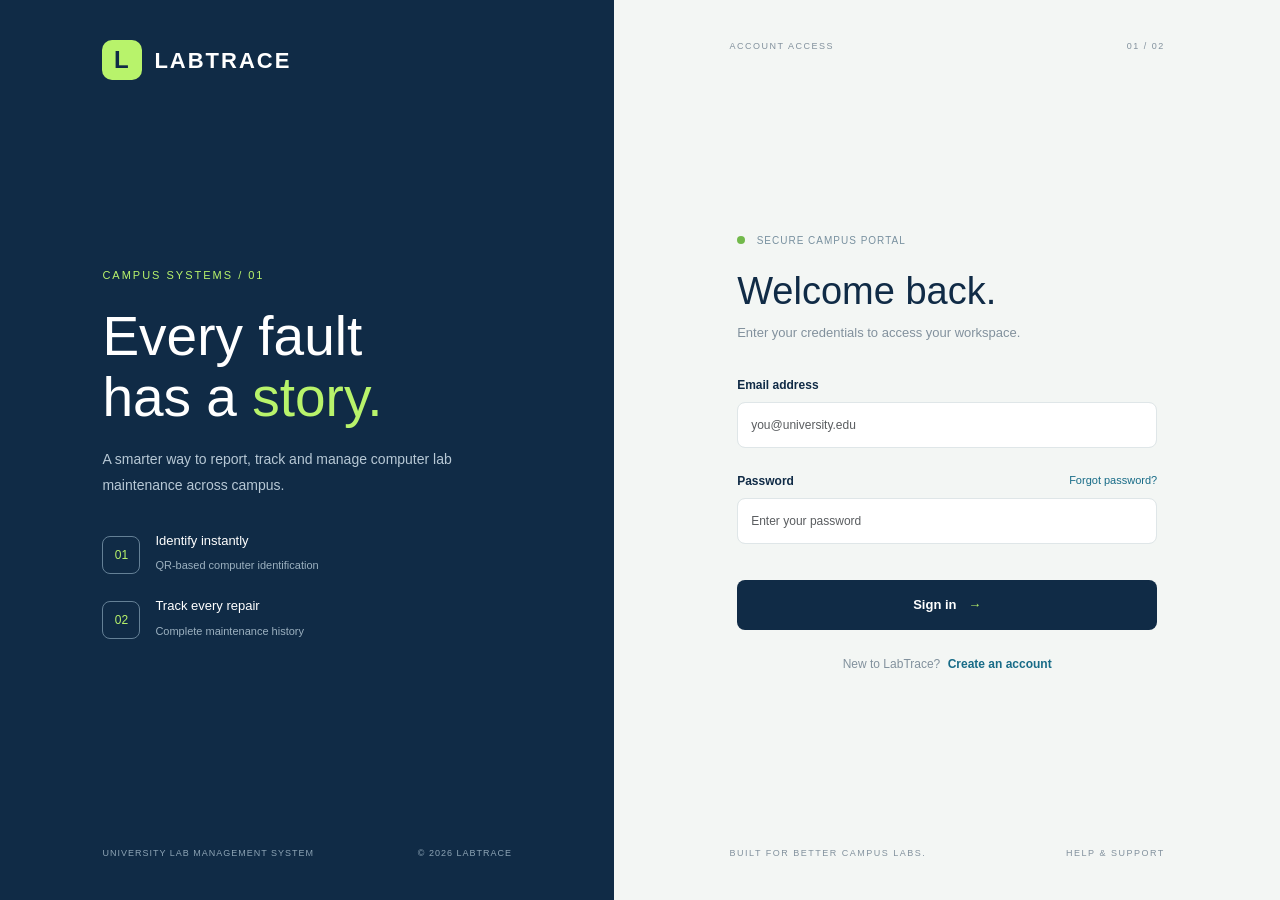
<file: wwwroot/index.html>
﻿
<!DOCTYPE html>
<html lang="en">
<head>
    <meta charset="UTF-8">
    <meta name="viewport" content="width=device-width, initial-scale=1.0">
    <title>LabTrace | Sign In</title>

    <!-- Bootstrap 5 -->
    <link href="https://cdn.jsdelivr.net/npm/bootstrap@5.3.3/dist/css/bootstrap.min.css" rel="stylesheet">

    <!-- Custom CSS -->
    <link rel="stylesheet" href="css/style.css">
</head>
<body>

    <main class="auth-container">

        <!-- Left Panel -->
        <section class="brand-panel">
            <div class="brand-logo">
                <span class="logo-icon">L</span>
                <span>LABTRACE</span>
            </div>

            <div class="brand-content">
                <span class="eyebrow">CAMPUS SYSTEMS / 01</span>

                <h1>Every fault<br>has a <span>story.</span></h1>

                <p>
                    A smarter way to report, track and manage
                    computer lab maintenance across campus.
                </p>

                <div class="feature-item">
                    <span>01</span>
                    <div>
                        <h6>Identify instantly</h6>
                        <small>QR-based computer identification</small>
                    </div>
                </div>

                <div class="feature-item">
                    <span>02</span>
                    <div>
                        <h6>Track every repair</h6>
                        <small>Complete maintenance history</small>
                    </div>
                </div>
            </div>

            <div class="brand-footer">
                UNIVERSITY LAB MANAGEMENT SYSTEM
                <span>© 2026 LABTRACE</span>
            </div>
        </section>

        <!-- Right Panel -->
        <section class="form-panel">

            <div class="form-top">
                <span>ACCOUNT ACCESS</span>
                <span>01 / 02</span>
            </div>

            <div class="login-form">

                <div class="welcome-text">
                    <div class="status-dot"></div>
                    <span>SECURE CAMPUS PORTAL</span>

                    <h2>Welcome back.</h2>
                    <p>Enter your credentials to access your workspace.</p>
                </div>

                <form>

                    <div class="mb-4">
                        <label for="email" class="form-label">Email address</label>
                        <input type="email" class="form-control"
                               id="email" placeholder="you@university.edu">
                    </div>

                    <div class="mb-3">
                        <div class="d-flex justify-content-between">
                            <label for="password" class="form-label">Password</label>
                            <a href="#" class="small-link">Forgot password?</a>
                        </div>

                        <input type="password" class="form-control"
                               id="password" placeholder="Enter your password">
                    </div>

                    <button type="button" class="btn login-btn w-100">
                        Sign in <span>→</span>
                    </button>

                </form>

                <div class="signup-prompt">
                    New to LabTrace?
                    <a href="signup.html">Create an account</a>
                </div>

            </div>

            <div class="form-bottom">
                <span>BUILT FOR BETTER CAMPUS LABS.</span>
                <span>HELP & SUPPORT</span>
            </div>

        </section>

    </main>

</body>
</html>
</file>
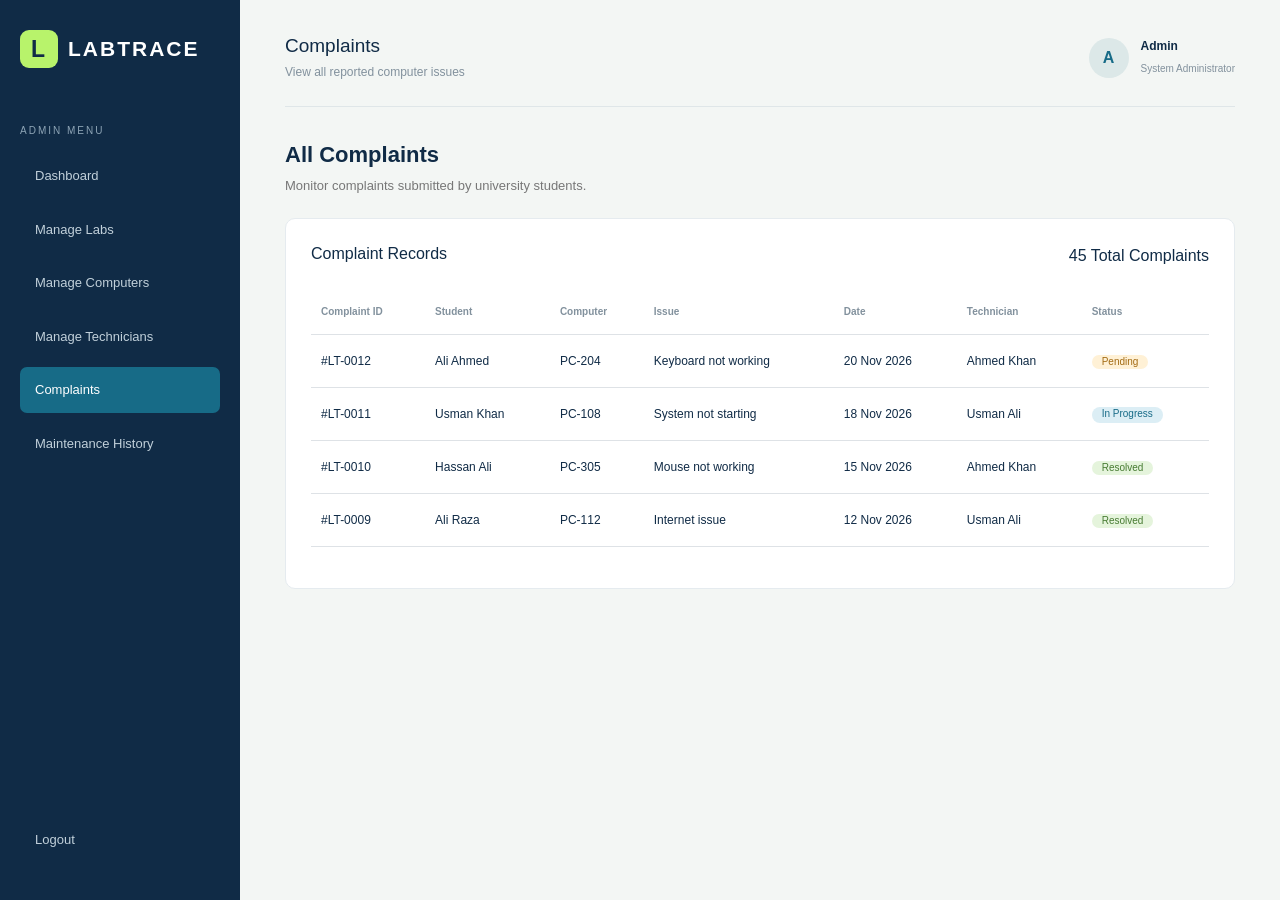
<file: wwwroot/admin-complaints.html>
﻿
<!DOCTYPE html>
<html lang="en">
<head>
    <meta charset="UTF-8">
    <meta name="viewport" content="width=device-width, initial-scale=1.0">
    <title>LabTrace - Complaints</title>
    <link href="https://cdn.jsdelivr.net/npm/bootstrap@5.3.3/dist/css/bootstrap.min.css" rel="stylesheet">
    <link rel="stylesheet" href="css/dashboard.css">
</head>
<body>
    <div class="dashboard-container">

        <div class="sidebar">
            <div class="brand-logo"><div class="logo-icon">L</div><span>LABTRACE</span></div>
            <p class="menu-heading">ADMIN MENU</p>
            <a href="admin-dashboard.html" class="menu-link">Dashboard</a>
            <a href="manage-labs.html" class="menu-link">Manage Labs</a>
            <a href="manage-computers.html" class="menu-link">Manage Computers</a>
            <a href="manage-technicians.html" class="menu-link">Manage Technicians</a>
            <a href="admin-complaints.html" class="menu-link active">Complaints</a>
            <a href="maintenance-history.html" class="menu-link">Maintenance History</a>
            <div class="sidebar-bottom"><a href="index.html" class="menu-link">Logout</a></div>
        </div>

        <div class="main-content">
            <div class="topbar">
                <div><h5>Complaints</h5><p>View all reported computer issues</p></div>
                <div class="student-info">
                    <div class="student-avatar">A</div>
                    <div><strong>Admin</strong><small>System Administrator</small></div>
                </div>
            </div>

            <div class="page-heading">
                <h2>All Complaints</h2>
                <p>Monitor complaints submitted by university students.</p>
            </div>

            <div class="complaints-section">
                <div class="section-heading">
                    <h5>Complaint Records</h5>
                    <span>45 Total Complaints</span>
                </div>

                <div class="table-responsive">
                    <table class="table">
                        <thead>
                            <tr><th>Complaint ID</th><th>Student</th><th>Computer</th><th>Issue</th><th>Date</th><th>Technician</th><th>Status</th></tr>
                        </thead>
                        <tbody>
                            <tr><td>#LT-0012</td><td>Ali Ahmed</td><td>PC-204</td><td>Keyboard not working</td><td>20 Nov 2026</td><td>Ahmed Khan</td><td><span class="status pending">Pending</span></td></tr>
                            <tr><td>#LT-0011</td><td>Usman Khan</td><td>PC-108</td><td>System not starting</td><td>18 Nov 2026</td><td>Usman Ali</td><td><span class="status progress">In Progress</span></td></tr>
                            <tr><td>#LT-0010</td><td>Hassan Ali</td><td>PC-305</td><td>Mouse not working</td><td>15 Nov 2026</td><td>Ahmed Khan</td><td><span class="status resolved">Resolved</span></td></tr>
                            <tr><td>#LT-0009</td><td>Ali Raza</td><td>PC-112</td><td>Internet issue</td><td>12 Nov 2026</td><td>Usman Ali</td><td><span class="status resolved">Resolved</span></td></tr>
                        </tbody>
                    </table>
                </div>
            </div>
        </div>
    </div>
</body>
</html>
</file>
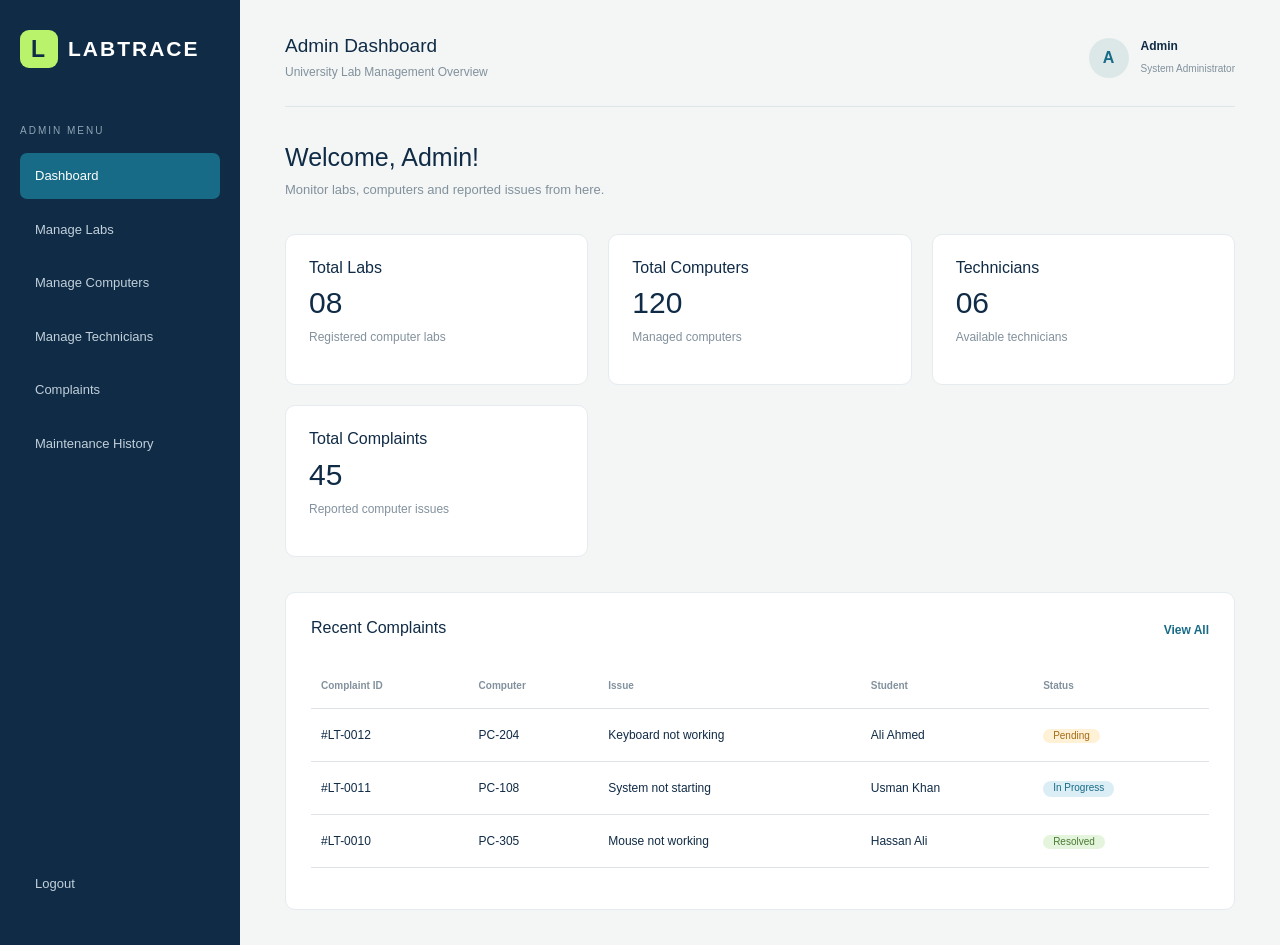
<file: wwwroot/admin-dashboard.html>
﻿
<!DOCTYPE html>
<html lang="en">
<head>
    <meta charset="UTF-8">
    <meta name="viewport" content="width=device-width, initial-scale=1.0">
    <title>LabTrace - Admin Dashboard</title>

    <link href="https://cdn.jsdelivr.net/npm/bootstrap@5.3.3/dist/css/bootstrap.min.css" rel="stylesheet">
    <link rel="stylesheet" href="css/dashboard.css">
</head>
<body>

    <div class="dashboard-container">

        <!-- Sidebar -->
        <div class="sidebar">

            <div class="brand-logo">
                <div class="logo-icon">L</div>
                <span>LABTRACE</span>
            </div>

            <p class="menu-heading">ADMIN MENU</p>

            <a href="admin-dashboard.html" class="menu-link active">
                Dashboard
            </a>

            <a href="manage-labs.html" class="menu-link">
                Manage Labs
            </a>

            <a href="manage-computers.html" class="menu-link">
                Manage Computers
            </a>

            <a href="manage-technicians.html" class="menu-link">
                Manage Technicians
            </a>

            <a href="admin-complaints.html" class="menu-link">
                Complaints
            </a>

            <a href="maintenance-history.html" class="menu-link">
                Maintenance History
            </a>

            <div class="sidebar-bottom">
                <a href="index.html" class="menu-link">Logout</a>
            </div>

        </div>

        <!-- Main Content -->
        <div class="main-content">

            <div class="topbar">
                <div>
                    <h5>Admin Dashboard</h5>
                    <p>University Lab Management Overview</p>
                </div>

                <div class="student-info">
                    <div class="student-avatar">A</div>
                    <div>
                        <strong>Admin</strong>
                        <small>System Administrator</small>
                    </div>
                </div>
            </div>

            <!-- Welcome Section -->
            <div class="welcome-section">
                <div>
                    <h2>Welcome, Admin!</h2>
                    <p>Monitor labs, computers and reported issues from here.</p>
                </div>
            </div>

            <!-- Summary Cards -->
            <div class="summary-cards">

                <div class="summary-card">
                    <h6>Total Labs</h6>
                    <h2>08</h2>
                    <p>Registered computer labs</p>
                </div>

                <div class="summary-card">
                    <h6>Total Computers</h6>
                    <h2>120</h2>
                    <p>Managed computers</p>
                </div>

                <div class="summary-card">
                    <h6>Technicians</h6>
                    <h2>06</h2>
                    <p>Available technicians</p>
                </div>

                <div class="summary-card">
                    <h6>Total Complaints</h6>
                    <h2>45</h2>
                    <p>Reported computer issues</p>
                </div>

            </div>

            <!-- Recent Complaints -->
            <div class="complaints-section">

                <div class="section-heading">
                    <h5>Recent Complaints</h5>
                    <a href="admin-complaints.html">View All</a>
                </div>

                <div class="table-responsive">
                    <table class="table">

                        <thead>
                            <tr>
                                <th>Complaint ID</th>
                                <th>Computer</th>
                                <th>Issue</th>
                                <th>Student</th>
                                <th>Status</th>
                            </tr>
                        </thead>

                        <tbody>
                            <tr>
                                <td>#LT-0012</td>
                                <td>PC-204</td>
                                <td>Keyboard not working</td>
                                <td>Ali Ahmed</td>
                                <td><span class="status pending">Pending</span></td>
                            </tr>

                            <tr>
                                <td>#LT-0011</td>
                                <td>PC-108</td>
                                <td>System not starting</td>
                                <td>Usman Khan</td>
                                <td><span class="status progress">In Progress</span></td>
                            </tr>

                            <tr>
                                <td>#LT-0010</td>
                                <td>PC-305</td>
                                <td>Mouse not working</td>
                                <td>Hassan Ali</td>
                                <td><span class="status resolved">Resolved</span></td>
                            </tr>

                        </tbody>

                    </table>
                </div>

            </div>

        </div>

    </div>

</body>
</html>
</file>
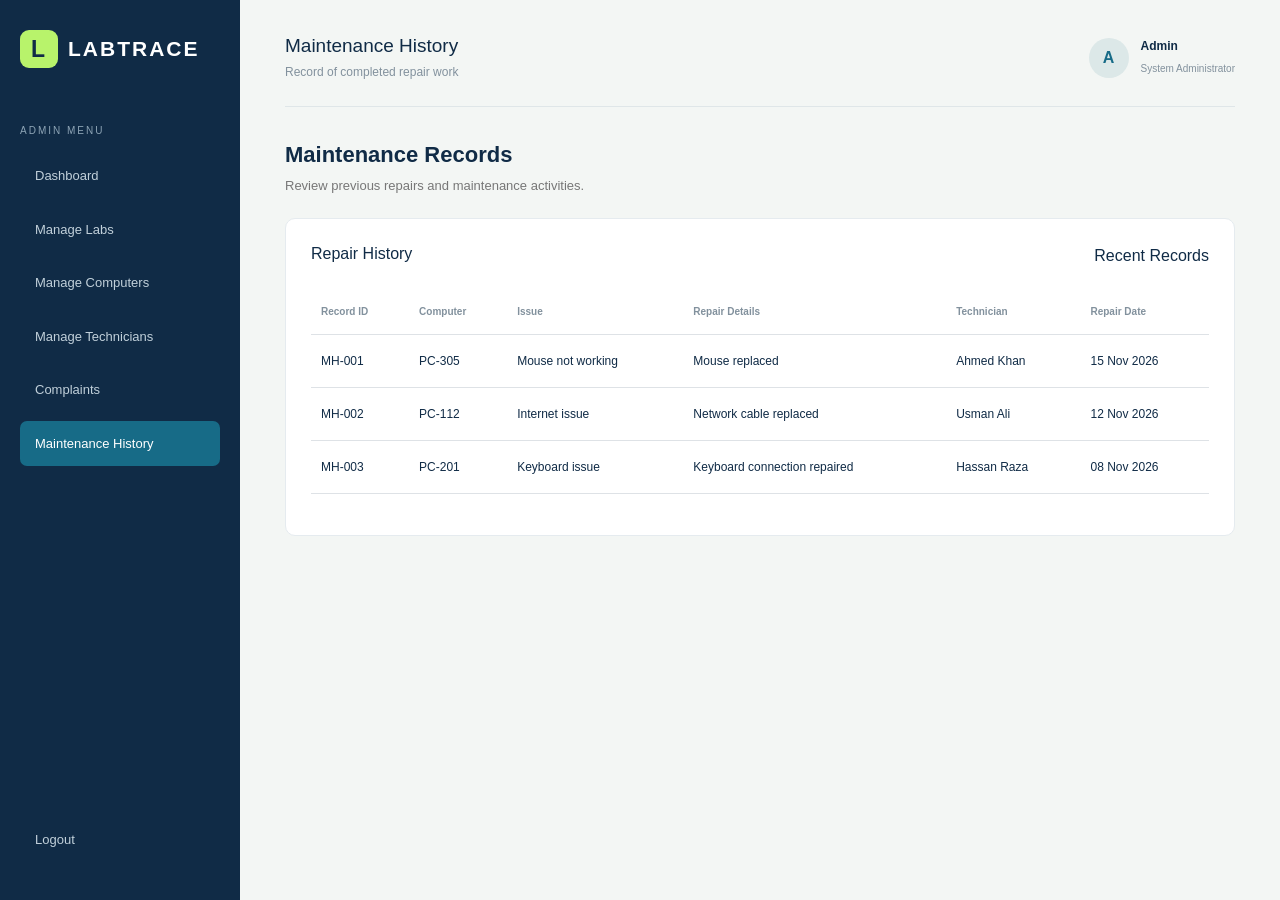
<file: wwwroot/maintenance-history.html>
﻿
<!DOCTYPE html>
<html lang="en">
<head>
    <meta charset="UTF-8">
    <meta name="viewport" content="width=device-width, initial-scale=1.0">
    <title>LabTrace - Maintenance History</title>
    <link href="https://cdn.jsdelivr.net/npm/bootstrap@5.3.3/dist/css/bootstrap.min.css" rel="stylesheet">
    <link rel="stylesheet" href="css/dashboard.css">
</head>
<body>
    <div class="dashboard-container">

        <div class="sidebar">
            <div class="brand-logo"><div class="logo-icon">L</div><span>LABTRACE</span></div>
            <p class="menu-heading">ADMIN MENU</p>
            <a href="admin-dashboard.html" class="menu-link">Dashboard</a>
            <a href="manage-labs.html" class="menu-link">Manage Labs</a>
            <a href="manage-computers.html" class="menu-link">Manage Computers</a>
            <a href="manage-technicians.html" class="menu-link">Manage Technicians</a>
            <a href="admin-complaints.html" class="menu-link">Complaints</a>
            <a href="maintenance-history.html" class="menu-link active">Maintenance History</a>
            <div class="sidebar-bottom"><a href="index.html" class="menu-link">Logout</a></div>
        </div>

        <div class="main-content">
            <div class="topbar">
                <div><h5>Maintenance History</h5><p>Record of completed repair work</p></div>
                <div class="student-info">
                    <div class="student-avatar">A</div>
                    <div><strong>Admin</strong><small>System Administrator</small></div>
                </div>
            </div>

            <div class="page-heading">
                <h2>Maintenance Records</h2>
                <p>Review previous repairs and maintenance activities.</p>
            </div>

            <div class="complaints-section">
                <div class="section-heading">
                    <h5>Repair History</h5>
                    <span>Recent Records</span>
                </div>

                <div class="table-responsive">
                    <table class="table">
                        <thead>
                            <tr><th>Record ID</th><th>Computer</th><th>Issue</th><th>Repair Details</th><th>Technician</th><th>Repair Date</th></tr>
                        </thead>
                        <tbody>
                            <tr><td>MH-001</td><td>PC-305</td><td>Mouse not working</td><td>Mouse replaced</td><td>Ahmed Khan</td><td>15 Nov 2026</td></tr>
                            <tr><td>MH-002</td><td>PC-112</td><td>Internet issue</td><td>Network cable replaced</td><td>Usman Ali</td><td>12 Nov 2026</td></tr>
                            <tr><td>MH-003</td><td>PC-201</td><td>Keyboard issue</td><td>Keyboard connection repaired</td><td>Hassan Raza</td><td>08 Nov 2026</td></tr>
                        </tbody>
                    </table>
                </div>
            </div>
        </div>
    </div>
</body>
</html>
</file>
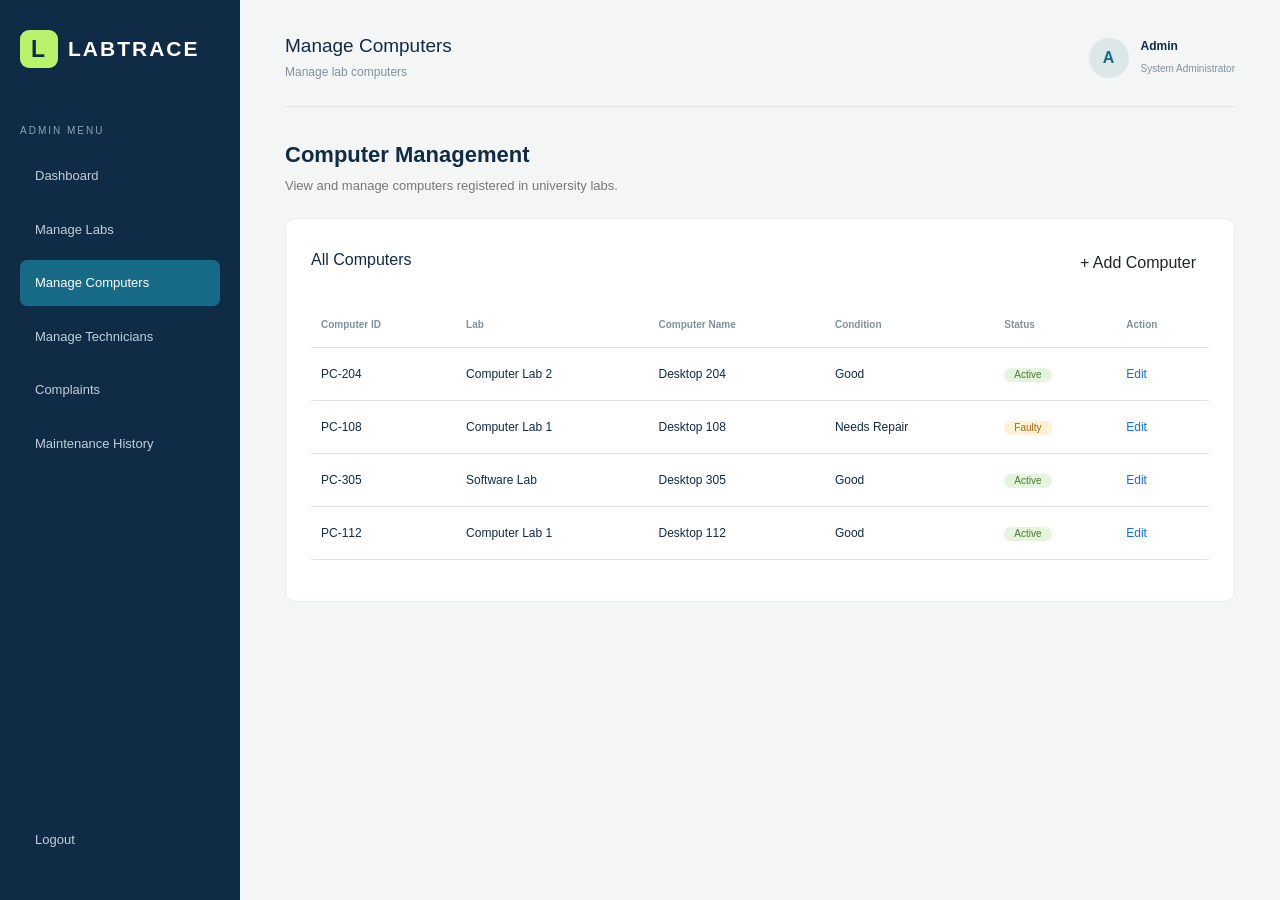
<file: wwwroot/manage-computers.html>
﻿
<!DOCTYPE html>
<html lang="en">
<head>
    <meta charset="UTF-8">
    <meta name="viewport" content="width=device-width, initial-scale=1.0">
    <title>LabTrace - Manage Computers</title>
    <link href="https://cdn.jsdelivr.net/npm/bootstrap@5.3.3/dist/css/bootstrap.min.css" rel="stylesheet">
    <link rel="stylesheet" href="css/dashboard.css">
</head>
<body>
    <div class="dashboard-container">

        <div class="sidebar">
            <div class="brand-logo"><div class="logo-icon">L</div><span>LABTRACE</span></div>
            <p class="menu-heading">ADMIN MENU</p>
            <a href="admin-dashboard.html" class="menu-link">Dashboard</a>
            <a href="manage-labs.html" class="menu-link">Manage Labs</a>
            <a href="manage-computers.html" class="menu-link active">Manage Computers</a>
            <a href="manage-technicians.html" class="menu-link">Manage Technicians</a>
            <a href="admin-complaints.html" class="menu-link">Complaints</a>
            <a href="maintenance-history.html" class="menu-link">Maintenance History</a>
            <div class="sidebar-bottom"><a href="index.html" class="menu-link">Logout</a></div>
        </div>

        <div class="main-content">
            <div class="topbar">
                <div><h5>Manage Computers</h5><p>Manage lab computers</p></div>
                <div class="student-info">
                    <div class="student-avatar">A</div>
                    <div><strong>Admin</strong><small>System Administrator</small></div>
                </div>
            </div>

            <div class="page-heading">
                <h2>Computer Management</h2>
                <p>View and manage computers registered in university labs.</p>
            </div>

            <div class="complaints-section">
                <div class="section-heading">
                    <h5>All Computers</h5>
                    <button type="button" class="btn login-btn">+ Add Computer</button>
                </div>

                <div class="table-responsive">
                    <table class="table">
                        <thead>
                            <tr>
                                <th>Computer ID</th>
                                <th>Lab</th>
                                <th>Computer Name</th>
                                <th>Condition</th>
                                <th>Status</th>
                                <th>Action</th>
                            </tr>
                        </thead>
                        <tbody>
                            <tr><td>PC-204</td><td>Computer Lab 2</td><td>Desktop 204</td><td>Good</td><td><span class="status resolved">Active</span></td><td><a href="#">Edit</a></td></tr>
                            <tr><td>PC-108</td><td>Computer Lab 1</td><td>Desktop 108</td><td>Needs Repair</td><td><span class="status pending">Faulty</span></td><td><a href="#">Edit</a></td></tr>
                            <tr><td>PC-305</td><td>Software Lab</td><td>Desktop 305</td><td>Good</td><td><span class="status resolved">Active</span></td><td><a href="#">Edit</a></td></tr>
                            <tr><td>PC-112</td><td>Computer Lab 1</td><td>Desktop 112</td><td>Good</td><td><span class="status resolved">Active</span></td><td><a href="#">Edit</a></td></tr>
                        </tbody>
                    </table>
                </div>
            </div>
        </div>
    </div>
</body>
</html>
</file>
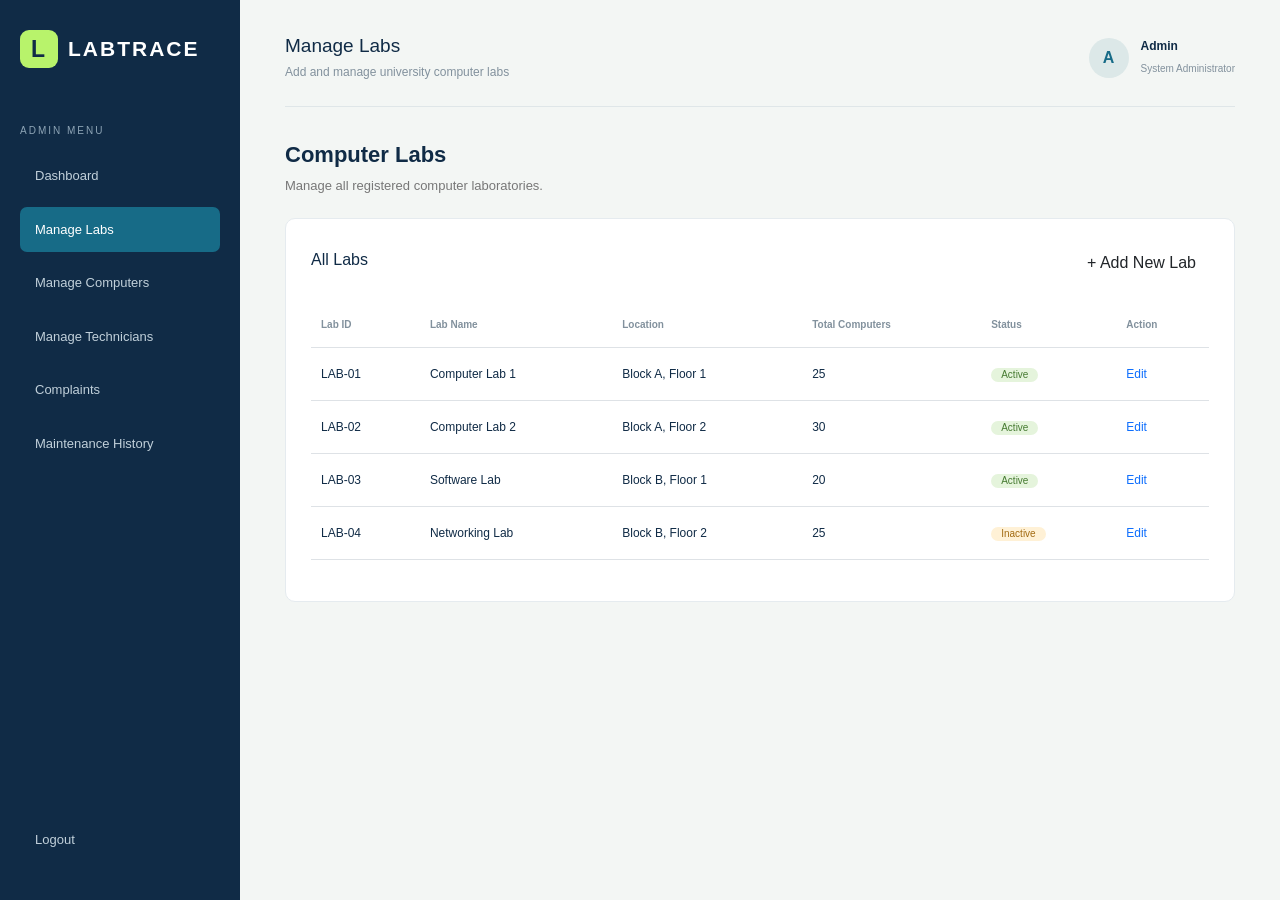
<file: wwwroot/manage-labs.html>
﻿
<!DOCTYPE html>
<html lang="en">
<head>
    <meta charset="UTF-8">
    <meta name="viewport" content="width=device-width, initial-scale=1.0">
    <title>LabTrace - Manage Labs</title>

    <link href="https://cdn.jsdelivr.net/npm/bootstrap@5.3.3/dist/css/bootstrap.min.css" rel="stylesheet">
    <link rel="stylesheet" href="css/dashboard.css">
</head>
<body>

    <div class="dashboard-container">

        <!-- Sidebar -->
        <div class="sidebar">

            <div class="brand-logo">
                <div class="logo-icon">L</div>
                <span>LABTRACE</span>
            </div>

            <p class="menu-heading">ADMIN MENU</p>

            <a href="admin-dashboard.html" class="menu-link">
                Dashboard
            </a>

            <a href="manage-labs.html" class="menu-link active">
                Manage Labs
            </a>

            <a href="manage-computers.html" class="menu-link">
                Manage Computers
            </a>

            <a href="manage-technicians.html" class="menu-link">
                Manage Technicians
            </a>

            <a href="admin-complaints.html" class="menu-link">
                Complaints
            </a>

            <a href="maintenance-history.html" class="menu-link">
                Maintenance History
            </a>

            <div class="sidebar-bottom">
                <a href="index.html" class="menu-link">Logout</a>
            </div>

        </div>

        <!-- Main Content -->
        <div class="main-content">

            <div class="topbar">
                <div>
                    <h5>Manage Labs</h5>
                    <p>Add and manage university computer labs</p>
                </div>

                <div class="student-info">
                    <div class="student-avatar">A</div>
                    <div>
                        <strong>Admin</strong>
                        <small>System Administrator</small>
                    </div>
                </div>
            </div>

            <!-- Page Heading -->
            <div class="page-heading">
                <h2>Computer Labs</h2>
                <p>Manage all registered computer laboratories.</p>
            </div>

            <!-- Labs Table -->
            <div class="complaints-section">

                <div class="section-heading">
                    <h5>All Labs</h5>
                    <button class="btn login-btn" type="button">
                        + Add New Lab
                    </button>
                </div>

                <div class="table-responsive">
                    <table class="table">

                        <thead>
                            <tr>
                                <th>Lab ID</th>
                                <th>Lab Name</th>
                                <th>Location</th>
                                <th>Total Computers</th>
                                <th>Status</th>
                                <th>Action</th>
                            </tr>
                        </thead>

                        <tbody>
                            <tr>
                                <td>LAB-01</td>
                                <td>Computer Lab 1</td>
                                <td>Block A, Floor 1</td>
                                <td>25</td>
                                <td><span class="status resolved">Active</span></td>
                                <td><a href="#">Edit</a></td>
                            </tr>

                            <tr>
                                <td>LAB-02</td>
                                <td>Computer Lab 2</td>
                                <td>Block A, Floor 2</td>
                                <td>30</td>
                                <td><span class="status resolved">Active</span></td>
                                <td><a href="#">Edit</a></td>
                            </tr>

                            <tr>
                                <td>LAB-03</td>
                                <td>Software Lab</td>
                                <td>Block B, Floor 1</td>
                                <td>20</td>
                                <td><span class="status resolved">Active</span></td>
                                <td><a href="#">Edit</a></td>
                            </tr>

                            <tr>
                                <td>LAB-04</td>
                                <td>Networking Lab</td>
                                <td>Block B, Floor 2</td>
                                <td>25</td>
                                <td><span class="status pending">Inactive</span></td>
                                <td><a href="#">Edit</a></td>
                            </tr>

                        </tbody>

                    </table>
                </div>

            </div>

        </div>

    </div>

</body>
</html>
</file>
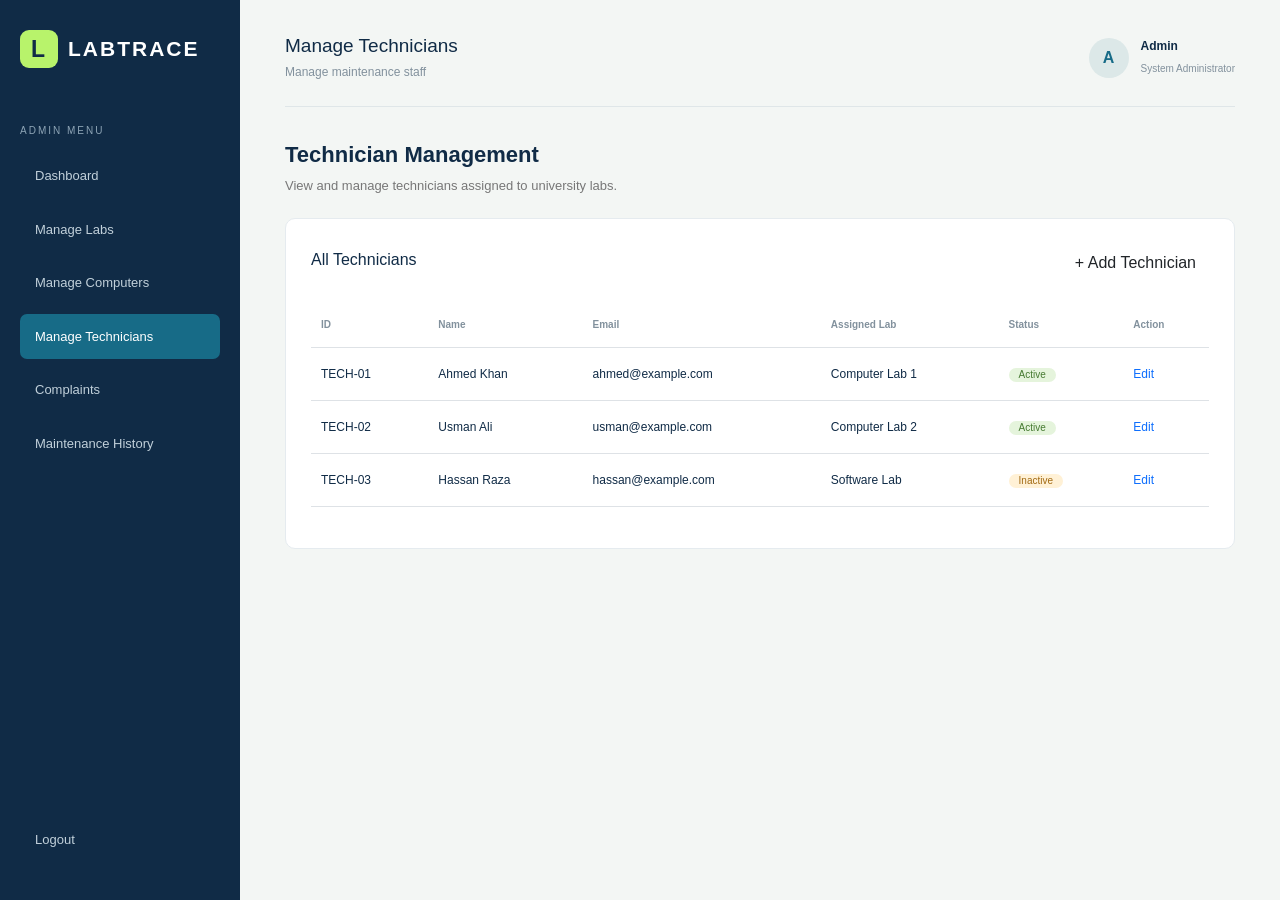
<file: wwwroot/manage-technicians.html>
﻿
<!DOCTYPE html>
<html lang="en">
<head>
    <meta charset="UTF-8">
    <meta name="viewport" content="width=device-width, initial-scale=1.0">
    <title>LabTrace - Manage Technicians</title>
    <link href="https://cdn.jsdelivr.net/npm/bootstrap@5.3.3/dist/css/bootstrap.min.css" rel="stylesheet">
    <link rel="stylesheet" href="css/dashboard.css">
</head>
<body>
    <div class="dashboard-container">

        <div class="sidebar">
            <div class="brand-logo"><div class="logo-icon">L</div><span>LABTRACE</span></div>
            <p class="menu-heading">ADMIN MENU</p>
            <a href="admin-dashboard.html" class="menu-link">Dashboard</a>
            <a href="manage-labs.html" class="menu-link">Manage Labs</a>
            <a href="manage-computers.html" class="menu-link">Manage Computers</a>
            <a href="manage-technicians.html" class="menu-link active">Manage Technicians</a>
            <a href="admin-complaints.html" class="menu-link">Complaints</a>
            <a href="maintenance-history.html" class="menu-link">Maintenance History</a>
            <div class="sidebar-bottom"><a href="index.html" class="menu-link">Logout</a></div>
        </div>

        <div class="main-content">
            <div class="topbar">
                <div><h5>Manage Technicians</h5><p>Manage maintenance staff</p></div>
                <div class="student-info">
                    <div class="student-avatar">A</div>
                    <div><strong>Admin</strong><small>System Administrator</small></div>
                </div>
            </div>

            <div class="page-heading">
                <h2>Technician Management</h2>
                <p>View and manage technicians assigned to university labs.</p>
            </div>

            <div class="complaints-section">
                <div class="section-heading">
                    <h5>All Technicians</h5>
                    <button type="button" class="btn login-btn">+ Add Technician</button>
                </div>

                <div class="table-responsive">
                    <table class="table">
                        <thead>
                            <tr><th>ID</th><th>Name</th><th>Email</th><th>Assigned Lab</th><th>Status</th><th>Action</th></tr>
                        </thead>
                        <tbody>
                            <tr><td>TECH-01</td><td>Ahmed Khan</td><td>ahmed@example.com</td><td>Computer Lab 1</td><td><span class="status resolved">Active</span></td><td><a href="#">Edit</a></td></tr>
                            <tr><td>TECH-02</td><td>Usman Ali</td><td>usman@example.com</td><td>Computer Lab 2</td><td><span class="status resolved">Active</span></td><td><a href="#">Edit</a></td></tr>
                            <tr><td>TECH-03</td><td>Hassan Raza</td><td>hassan@example.com</td><td>Software Lab</td><td><span class="status pending">Inactive</span></td><td><a href="#">Edit</a></td></tr>
                        </tbody>
                    </table>
                </div>
            </div>
        </div>
    </div>
</body>
</html>
</file>
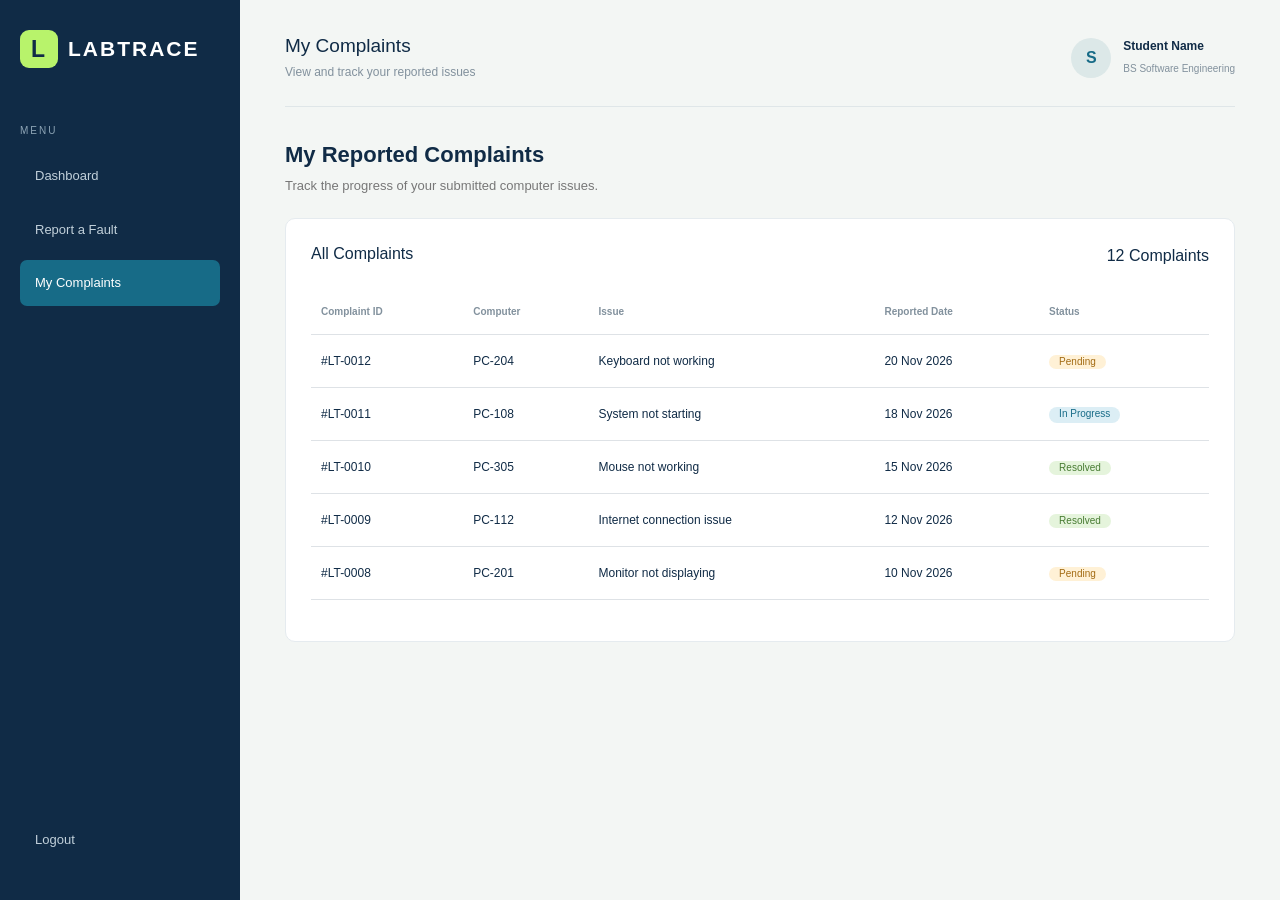
<file: wwwroot/my-complaints.html>
﻿
<!DOCTYPE html>
<html lang="en">
<head>
    <meta charset="UTF-8">
    <meta name="viewport" content="width=device-width, initial-scale=1.0">
    <title>LabTrace - My Complaints</title>

    <link href="https://cdn.jsdelivr.net/npm/bootstrap@5.3.3/dist/css/bootstrap.min.css" rel="stylesheet">
    <link rel="stylesheet" href="css/dashboard.css">
</head>
<body>

    <div class="dashboard-container">

        <!-- Sidebar -->
        <div class="sidebar">

            <div class="brand-logo">
                <div class="logo-icon">L</div>
                <span>LABTRACE</span>
            </div>

            <p class="menu-heading">MENU</p>

            <a href="student-dashboard.html" class="menu-link">
                Dashboard
            </a>

            <a href="report-fault.html" class="menu-link">
                Report a Fault
            </a>

            <a href="my-complaints.html" class="menu-link active">
                My Complaints
            </a>

            <div class="sidebar-bottom">
                <a href="index.html" class="menu-link">Logout</a>
            </div>

        </div>

        <!-- Main Content -->
        <div class="main-content">

            <div class="topbar">
                <div>
                    <h5>My Complaints</h5>
                    <p>View and track your reported issues</p>
                </div>

                <div class="student-info">
                    <div class="student-avatar">S</div>
                    <div>
                        <strong>Student Name</strong>
                        <small>BS Software Engineering</small>
                    </div>
                </div>
            </div>

            <!-- Page Heading -->
            <div class="page-heading">
                <h2>My Reported Complaints</h2>
                <p>Track the progress of your submitted computer issues.</p>
            </div>

            <!-- Complaints Table -->
            <div class="complaints-section">

                <div class="section-heading">
                    <h5>All Complaints</h5>
                    <span>12 Complaints</span>
                </div>

                <div class="table-responsive">
                    <table class="table">
                        <thead>
                            <tr>
                                <th>Complaint ID</th>
                                <th>Computer</th>
                                <th>Issue</th>
                                <th>Reported Date</th>
                                <th>Status</th>
                            </tr>
                        </thead>

                        <tbody>
                            <tr>
                                <td>#LT-0012</td>
                                <td>PC-204</td>
                                <td>Keyboard not working</td>
                                <td>20 Nov 2026</td>
                                <td><span class="status pending">Pending</span></td>
                            </tr>

                            <tr>
                                <td>#LT-0011</td>
                                <td>PC-108</td>
                                <td>System not starting</td>
                                <td>18 Nov 2026</td>
                                <td><span class="status progress">In Progress</span></td>
                            </tr>

                            <tr>
                                <td>#LT-0010</td>
                                <td>PC-305</td>
                                <td>Mouse not working</td>
                                <td>15 Nov 2026</td>
                                <td><span class="status resolved">Resolved</span></td>
                            </tr>

                            <tr>
                                <td>#LT-0009</td>
                                <td>PC-112</td>
                                <td>Internet connection issue</td>
                                <td>12 Nov 2026</td>
                                <td><span class="status resolved">Resolved</span></td>
                            </tr>

                            <tr>
                                <td>#LT-0008</td>
                                <td>PC-201</td>
                                <td>Monitor not displaying</td>
                                <td>10 Nov 2026</td>
                                <td><span class="status pending">Pending</span></td>
                            </tr>
                        </tbody>
                    </table>
                </div>

            </div>

        </div>

    </div>

</body>
</html>
</file>
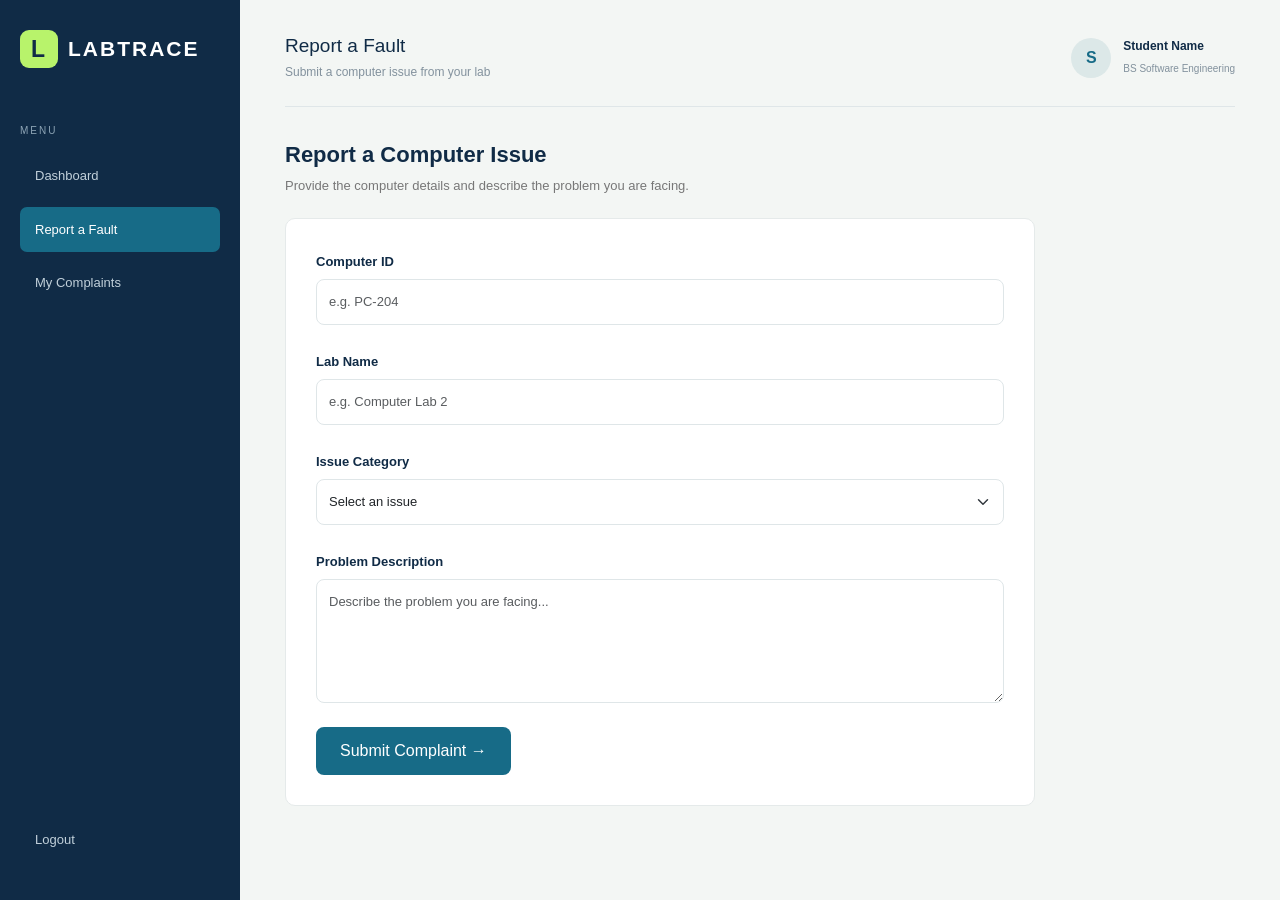
<file: wwwroot/report-fault.html>
﻿
<!DOCTYPE html>
<html lang="en">
<head>
    <meta charset="UTF-8">
    <meta name="viewport" content="width=device-width, initial-scale=1.0">
    <title>LabTrace - Report a Fault</title>

    <link href="https://cdn.jsdelivr.net/npm/bootstrap@5.3.3/dist/css/bootstrap.min.css" rel="stylesheet">
    <link rel="stylesheet" href="css/dashboard.css">
</head>
<body>

    <div class="dashboard-container">

        <!-- Sidebar -->
        <div class="sidebar">

            <div class="brand-logo">
                <div class="logo-icon">L</div>
                <span>LABTRACE</span>
            </div>

            <p class="menu-heading">MENU</p>

            <a href="student-dashboard.html" class="menu-link">
                Dashboard
            </a>

            <a href="report-fault.html" class="menu-link active">
                Report a Fault
            </a>

            <a href="my-complaints.html" class="menu-link">
                My Complaints
            </a>

            <div class="sidebar-bottom">
                <a href="index.html" class="menu-link">Logout</a>
            </div>

        </div>

        <!-- Main Content -->
        <div class="main-content">

            <!-- Topbar -->
            <div class="topbar">
                <div>
                    <h5>Report a Fault</h5>
                    <p>Submit a computer issue from your lab</p>
                </div>

                <div class="student-info">
                    <div class="student-avatar">S</div>
                    <div>
                        <strong>Student Name</strong>
                        <small>BS Software Engineering</small>
                    </div>
                </div>
            </div>

            <!-- Page Heading -->
            <div class="page-heading">
                <h2>Report a Computer Issue</h2>
                <p>Provide the computer details and describe the problem you are facing.</p>
            </div>

            <!-- Complaint Form -->
            <div class="report-form">

                <form>

                    <div class="mb-4">
                        <label for="computerId" class="form-label">
                            Computer ID
                        </label>

                        <input type="text" class="form-control"
                               id="computerId" placeholder="e.g. PC-204">
                    </div>

                    <div class="mb-4">
                        <label for="labName" class="form-label">
                            Lab Name
                        </label>

                        <input type="text" class="form-control"
                               id="labName" placeholder="e.g. Computer Lab 2">
                    </div>

                    <div class="mb-4">
                        <label for="issueType" class="form-label">
                            Issue Category
                        </label>

                        <select class="form-select" id="issueType">
                            <option value="">Select an issue</option>
                            <option>Hardware Problem</option>
                            <option>Software Problem</option>
                            <option>Network Problem</option>
                            <option>Power Problem</option>
                            <option>Other</option>
                        </select>
                    </div>

                    <div class="mb-4">
                        <label for="description" class="form-label">
                            Problem Description
                        </label>

                        <textarea class="form-control" id="description"
                                  rows="5"
                                  placeholder="Describe the problem you are facing..."></textarea>
                    </div>

                    <button type="button" class="btn login-btn">
                        Submit Complaint →
                    </button>

                </form>

            </div>

        </div>

    </div>

</body>
</html>
</file>
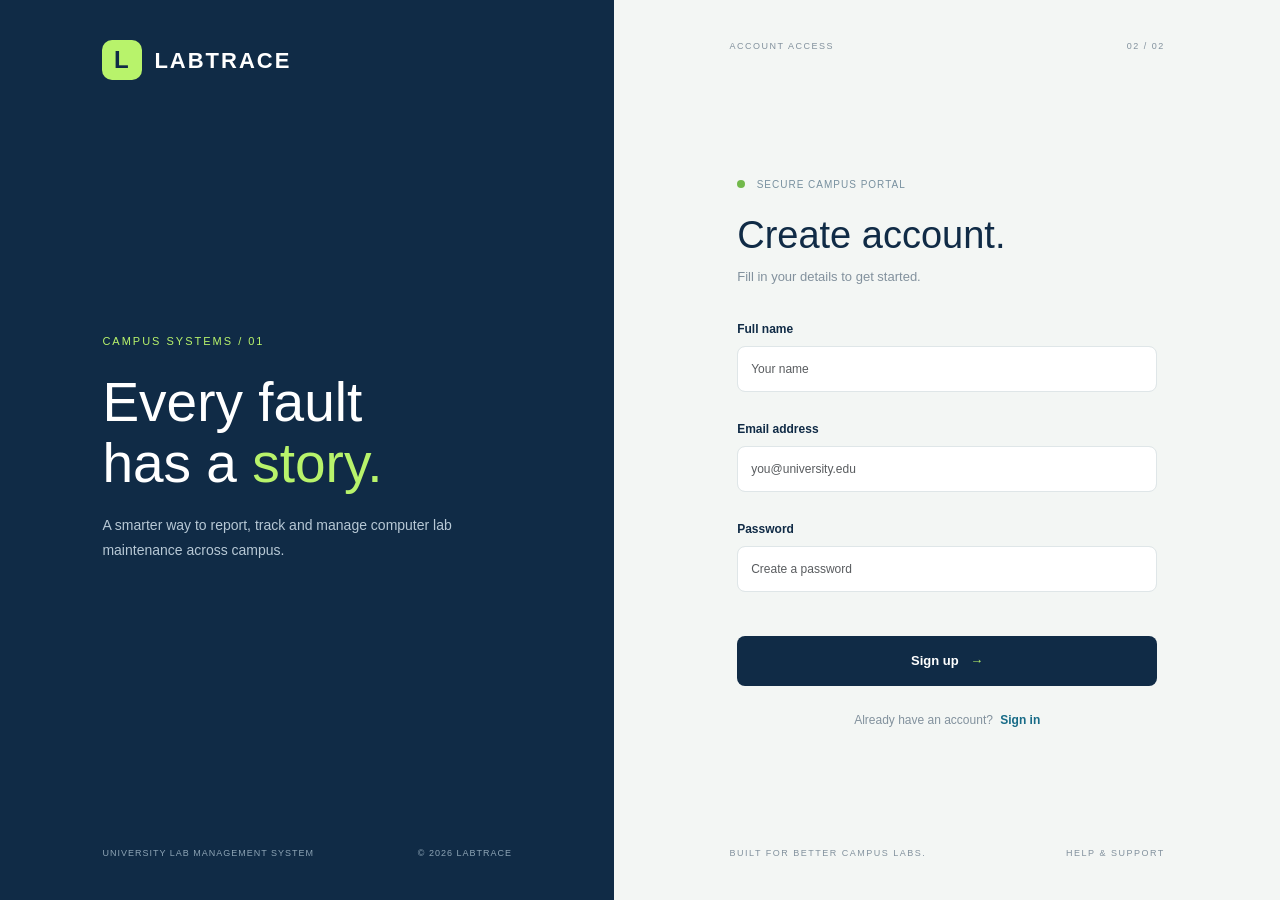
<file: wwwroot/signup.html>
﻿<!DOCTYPE html>
<html lang="en">
<head>
    <meta charset="UTF-8">
    <meta name="viewport" content="width=device-width, initial-scale=1.0">
    <title>LabTrace | Sign Up</title>

    <link href="https://cdn.jsdelivr.net/npm/bootstrap@5.3.3/dist/css/bootstrap.min.css" rel="stylesheet">
    <link rel="stylesheet" href="css/style.css">
</head>
<body>

    <main class="auth-container">

        <!-- Left Panel -->
        <section class="brand-panel">
            <div class="brand-logo">
                <span class="logo-icon">L</span>
                <span>LABTRACE</span>
            </div>

            <div class="brand-content">
                <span class="eyebrow">CAMPUS SYSTEMS / 01</span>
                <h1>Every fault<br>has a <span>story.</span></h1>
                <p>
                    A smarter way to report, track and manage
                    computer lab maintenance across campus.
                </p>
            </div>

            <div class="brand-footer">
                UNIVERSITY LAB MANAGEMENT SYSTEM
                <span>© 2026 LABTRACE</span>
            </div>
        </section>

        <!-- Right Panel -->
        <section class="form-panel">

            <div class="form-top">
                <span>ACCOUNT ACCESS</span>
                <span>02 / 02</span>
            </div>

            <div class="login-form">

                <div class="welcome-text">
                    <div class="status-dot"></div>
                    <span>SECURE CAMPUS PORTAL</span>
                    <h2>Create account.</h2>
                    <p>Fill in your details to get started.</p>
                </div>

                <form>
                    <div class="mb-4">
                        <label for="name" class="form-label">Full name</label>
                        <input type="text" class="form-control" id="name" placeholder="Your name">
                    </div>

                    <div class="mb-4">
                        <label for="email" class="form-label">Email address</label>
                        <input type="email" class="form-control" id="email" placeholder="you@university.edu">
                    </div>

                    <div class="mb-4">
                        <label for="password" class="form-label">Password</label>
                        <input type="password" class="form-control" id="password" placeholder="Create a password">
                    </div>

                    <button type="button" class="btn login-btn w-100">
                        Sign up <span>→</span>
                    </button>
                </form>

                <div class="signup-prompt">
                    Already have an account?
                    <a href="index.html">Sign in</a>
                </div>

            </div>

            <div class="form-bottom">
                <span>BUILT FOR BETTER CAMPUS LABS.</span>
                <span>HELP &amp; SUPPORT</span>
            </div>

        </section>

    </main>

</body>
</html>
</file>
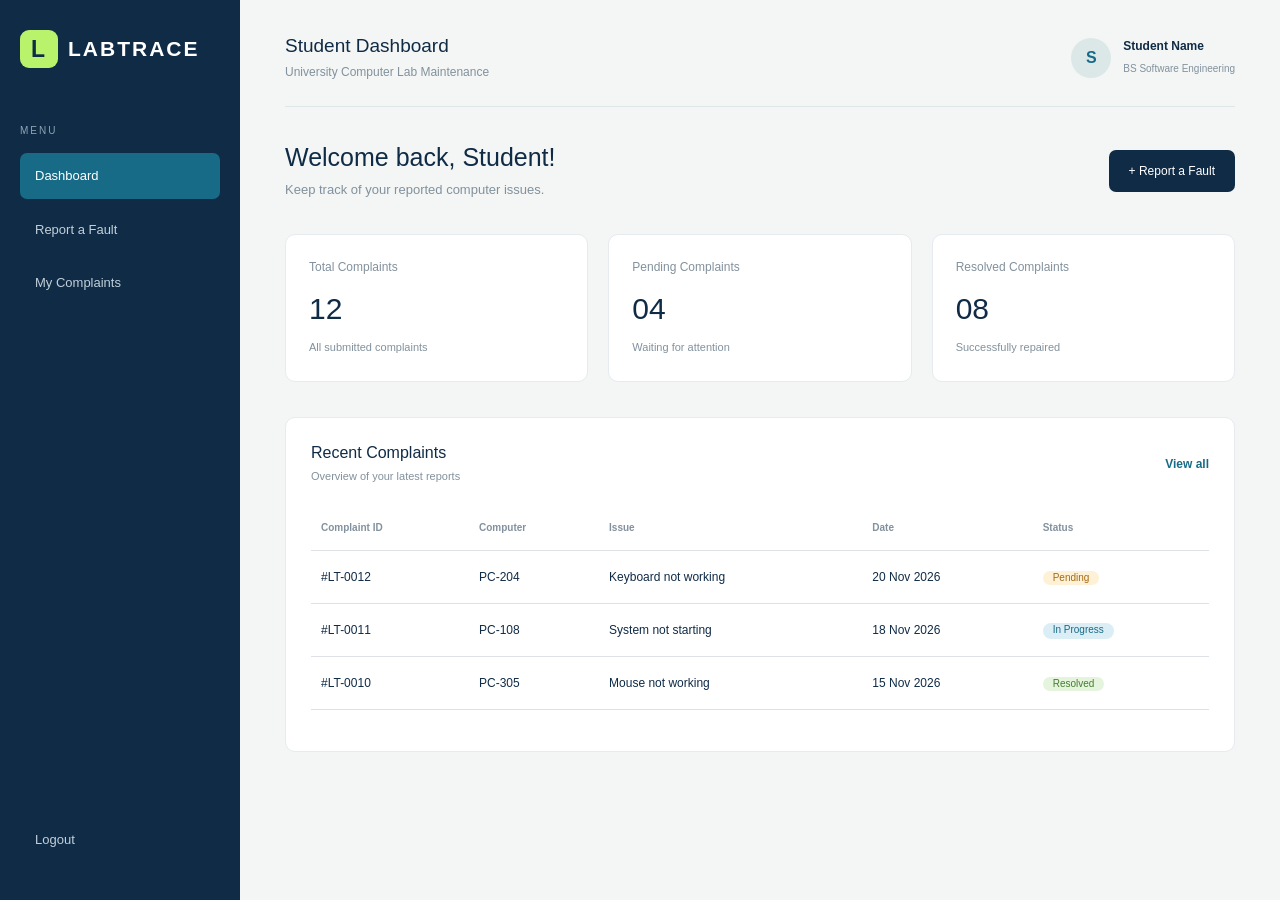
<file: wwwroot/student-dashboard.html>
﻿
<!DOCTYPE html>
<html lang="en">
<head>
    <meta charset="UTF-8">
    <meta name="viewport" content="width=device-width, initial-scale=1.0">
    <title>LabTrace - Student Dashboard</title>

    <link href="https://cdn.jsdelivr.net/npm/bootstrap@5.3.3/dist/css/bootstrap.min.css" rel="stylesheet">
    <link rel="stylesheet" href="css/dashboard.css">
</head>
<body>

    <div class="dashboard-container">

        <!-- Sidebar -->
        <div class="sidebar">

            <div class="brand-logo">
                <div class="logo-icon">L</div>
                <span>LABTRACE</span>
            </div>

            <p class="menu-heading">MENU</p>

            <a href="student-dashboard.html" class="menu-link active">
                Dashboard
            </a>

            <a href="#" class="menu-link">
                Report a Fault
            </a>

            <a href="#" class="menu-link">
                My Complaints
            </a>

            <div class="sidebar-bottom">
                <a href="index.html" class="menu-link">Logout</a>
            </div>

        </div>

        <!-- Main Content -->
        <div class="main-content">

            <!-- Topbar -->
            <div class="topbar">
                <div>
                    <h5>Student Dashboard</h5>
                    <p>University Computer Lab Maintenance</p>
                </div>

                <div class="student-info">
                    <div class="student-avatar">S</div>
                    <div>
                        <strong>Student Name</strong>
                        <small>BS Software Engineering</small>
                    </div>
                </div>
            </div>

            <!-- Welcome Section -->
            <div class="welcome-section">
                <div>
                    <h2>Welcome back, Student!</h2>
                    <p>Keep track of your reported computer issues.</p>
                </div>

                <a href="#" class="report-btn">+ Report a Fault</a>
            </div>

            <!-- Summary Cards -->
            <div class="summary-cards">

                <div class="summary-card">
                    <p>Total Complaints</p>
                    <h2>12</h2>
                    <small>All submitted complaints</small>
                </div>

                <div class="summary-card">
                    <p>Pending Complaints</p>
                    <h2>04</h2>
                    <small>Waiting for attention</small>
                </div>

                <div class="summary-card">
                    <p>Resolved Complaints</p>
                    <h2>08</h2>
                    <small>Successfully repaired</small>
                </div>

            </div>

            <!-- Recent Complaints -->
            <div class="complaints-section">

                <div class="section-heading">
                    <div>
                        <h5>Recent Complaints</h5>
                        <p>Overview of your latest reports</p>
                    </div>

                    <a href="#">View all</a>
                </div>

                <div class="table-responsive">
                    <table class="table">
                        <thead>
                            <tr>
                                <th>Complaint ID</th>
                                <th>Computer</th>
                                <th>Issue</th>
                                <th>Date</th>
                                <th>Status</th>
                            </tr>
                        </thead>

                        <tbody>
                            <tr>
                                <td>#LT-0012</td>
                                <td>PC-204</td>
                                <td>Keyboard not working</td>
                                <td>20 Nov 2026</td>
                                <td><span class="status pending">Pending</span></td>
                            </tr>

                            <tr>
                                <td>#LT-0011</td>
                                <td>PC-108</td>
                                <td>System not starting</td>
                                <td>18 Nov 2026</td>
                                <td><span class="status progress">In Progress</span></td>
                            </tr>

                            <tr>
                                <td>#LT-0010</td>
                                <td>PC-305</td>
                                <td>Mouse not working</td>
                                <td>15 Nov 2026</td>
                                <td><span class="status resolved">Resolved</span></td>
                            </tr>
                        </tbody>
                    </table>
                </div>

            </div>

        </div>

    </div>

</body>
</html>
</file>
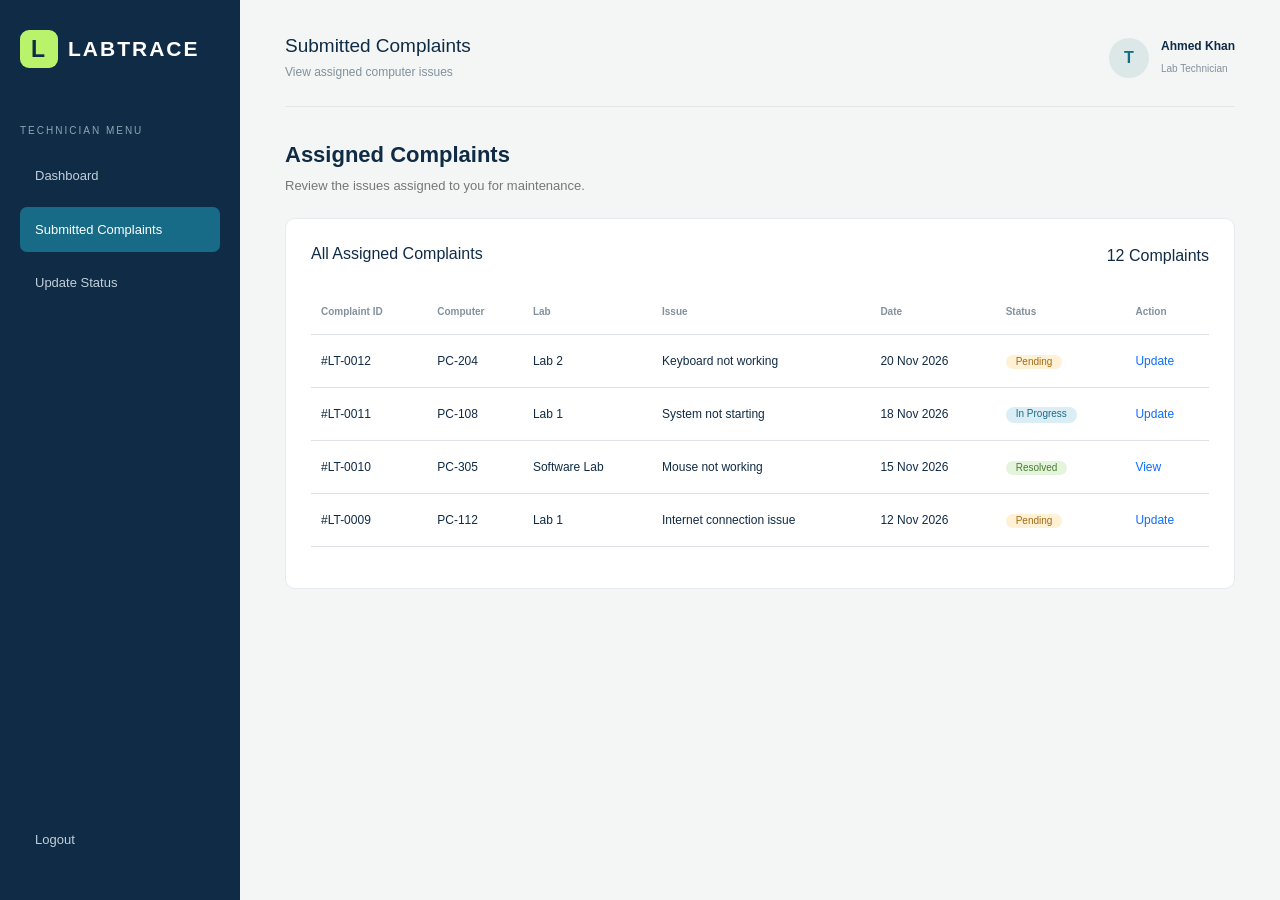
<file: wwwroot/submitted-complaints.html>
﻿
<!DOCTYPE html>
<html lang="en">
<head>
    <meta charset="UTF-8">
    <meta name="viewport" content="width=device-width, initial-scale=1.0">
    <title>LabTrace - Submitted Complaints</title>
    <link href="https://cdn.jsdelivr.net/npm/bootstrap@5.3.3/dist/css/bootstrap.min.css" rel="stylesheet">
    <link rel="stylesheet" href="css/dashboard.css">
</head>
<body>
    <div class="dashboard-container">

        <div class="sidebar">
            <div class="brand-logo"><div class="logo-icon">L</div><span>LABTRACE</span></div>
            <p class="menu-heading">TECHNICIAN MENU</p>
            <a href="technician-dashboard.html" class="menu-link">Dashboard</a>
            <a href="submitted-complaints.html" class="menu-link active">Submitted Complaints</a>
            <a href="update-complaint.html" class="menu-link">Update Status</a>
            <div class="sidebar-bottom"><a href="index.html" class="menu-link">Logout</a></div>
        </div>

        <div class="main-content">
            <div class="topbar">
                <div><h5>Submitted Complaints</h5><p>View assigned computer issues</p></div>
                <div class="student-info">
                    <div class="student-avatar">T</div>
                    <div><strong>Ahmed Khan</strong><small>Lab Technician</small></div>
                </div>
            </div>

            <div class="page-heading">
                <h2>Assigned Complaints</h2>
                <p>Review the issues assigned to you for maintenance.</p>
            </div>

            <div class="complaints-section">
                <div class="section-heading">
                    <h5>All Assigned Complaints</h5>
                    <span>12 Complaints</span>
                </div>

                <div class="table-responsive">
                    <table class="table">
                        <thead>
                            <tr><th>Complaint ID</th><th>Computer</th><th>Lab</th><th>Issue</th><th>Date</th><th>Status</th><th>Action</th></tr>
                        </thead>
                        <tbody>
                            <tr><td>#LT-0012</td><td>PC-204</td><td>Lab 2</td><td>Keyboard not working</td><td>20 Nov 2026</td><td><span class="status pending">Pending</span></td><td><a href="update-complaint.html">Update</a></td></tr>
                            <tr><td>#LT-0011</td><td>PC-108</td><td>Lab 1</td><td>System not starting</td><td>18 Nov 2026</td><td><span class="status progress">In Progress</span></td><td><a href="update-complaint.html">Update</a></td></tr>
                            <tr><td>#LT-0010</td><td>PC-305</td><td>Software Lab</td><td>Mouse not working</td><td>15 Nov 2026</td><td><span class="status resolved">Resolved</span></td><td><a href="update-complaint.html">View</a></td></tr>
                            <tr><td>#LT-0009</td><td>PC-112</td><td>Lab 1</td><td>Internet connection issue</td><td>12 Nov 2026</td><td><span class="status pending">Pending</span></td><td><a href="update-complaint.html">Update</a></td></tr>
                        </tbody>
                    </table>
                </div>
            </div>
        </div>
    </div>
</body>
</html>
</file>
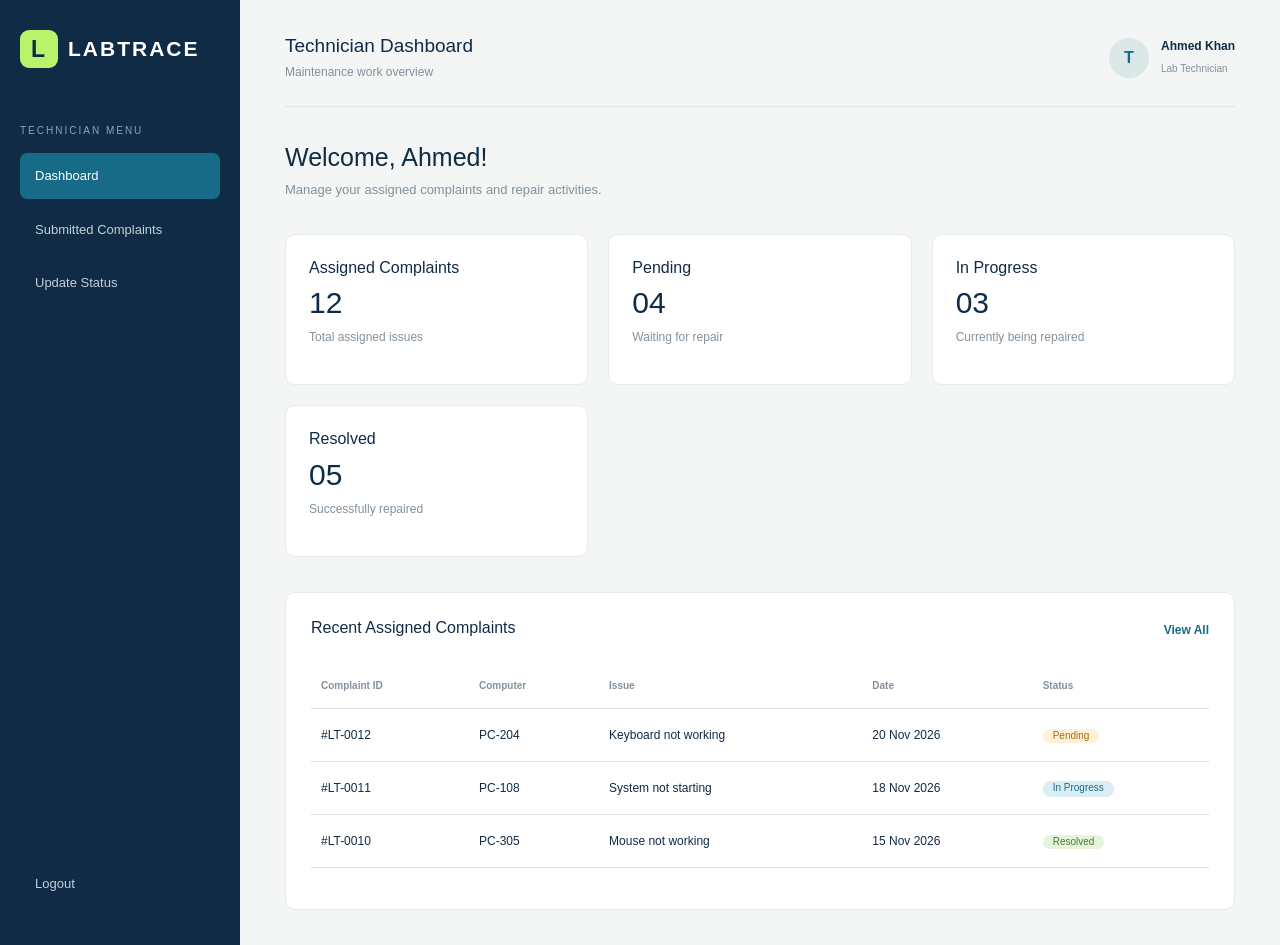
<file: wwwroot/technician-dashboard.html>
﻿
<!DOCTYPE html>
<html lang="en">
<head>
    <meta charset="UTF-8">
    <meta name="viewport" content="width=device-width, initial-scale=1.0">
    <title>LabTrace - Technician Dashboard</title>
    <link href="https://cdn.jsdelivr.net/npm/bootstrap@5.3.3/dist/css/bootstrap.min.css" rel="stylesheet">
    <link rel="stylesheet" href="css/dashboard.css">
</head>
<body>
    <div class="dashboard-container">

        <div class="sidebar">
            <div class="brand-logo"><div class="logo-icon">L</div><span>LABTRACE</span></div>
            <p class="menu-heading">TECHNICIAN MENU</p>
            <a href="technician-dashboard.html" class="menu-link active">Dashboard</a>
            <a href="submitted-complaints.html" class="menu-link">Submitted Complaints</a>
            <a href="update-complaint.html" class="menu-link">Update Status</a>
            <div class="sidebar-bottom"><a href="index.html" class="menu-link">Logout</a></div>
        </div>

        <div class="main-content">
            <div class="topbar">
                <div><h5>Technician Dashboard</h5><p>Maintenance work overview</p></div>
                <div class="student-info">
                    <div class="student-avatar">T</div>
                    <div><strong>Ahmed Khan</strong><small>Lab Technician</small></div>
                </div>
            </div>

            <div class="welcome-section">
                <div>
                    <h2>Welcome, Ahmed!</h2>
                    <p>Manage your assigned complaints and repair activities.</p>
                </div>
            </div>

            <div class="summary-cards">
                <div class="summary-card">
                    <h6>Assigned Complaints</h6>
                    <h2>12</h2>
                    <p>Total assigned issues</p>
                </div>
                <div class="summary-card">
                    <h6>Pending</h6>
                    <h2>04</h2>
                    <p>Waiting for repair</p>
                </div>
                <div class="summary-card">
                    <h6>In Progress</h6>
                    <h2>03</h2>
                    <p>Currently being repaired</p>
                </div>
                <div class="summary-card">
                    <h6>Resolved</h6>
                    <h2>05</h2>
                    <p>Successfully repaired</p>
                </div>
            </div>

            <div class="complaints-section">
                <div class="section-heading">
                    <h5>Recent Assigned Complaints</h5>
                    <a href="submitted-complaints.html">View All</a>
                </div>

                <div class="table-responsive">
                    <table class="table">
                        <thead>
                            <tr><th>Complaint ID</th><th>Computer</th><th>Issue</th><th>Date</th><th>Status</th></tr>
                        </thead>
                        <tbody>
                            <tr><td>#LT-0012</td><td>PC-204</td><td>Keyboard not working</td><td>20 Nov 2026</td><td><span class="status pending">Pending</span></td></tr>
                            <tr><td>#LT-0011</td><td>PC-108</td><td>System not starting</td><td>18 Nov 2026</td><td><span class="status progress">In Progress</span></td></tr>
                            <tr><td>#LT-0010</td><td>PC-305</td><td>Mouse not working</td><td>15 Nov 2026</td><td><span class="status resolved">Resolved</span></td></tr>
                        </tbody>
                    </table>
                </div>
            </div>
        </div>
    </div>
</body>
</html>
</file>
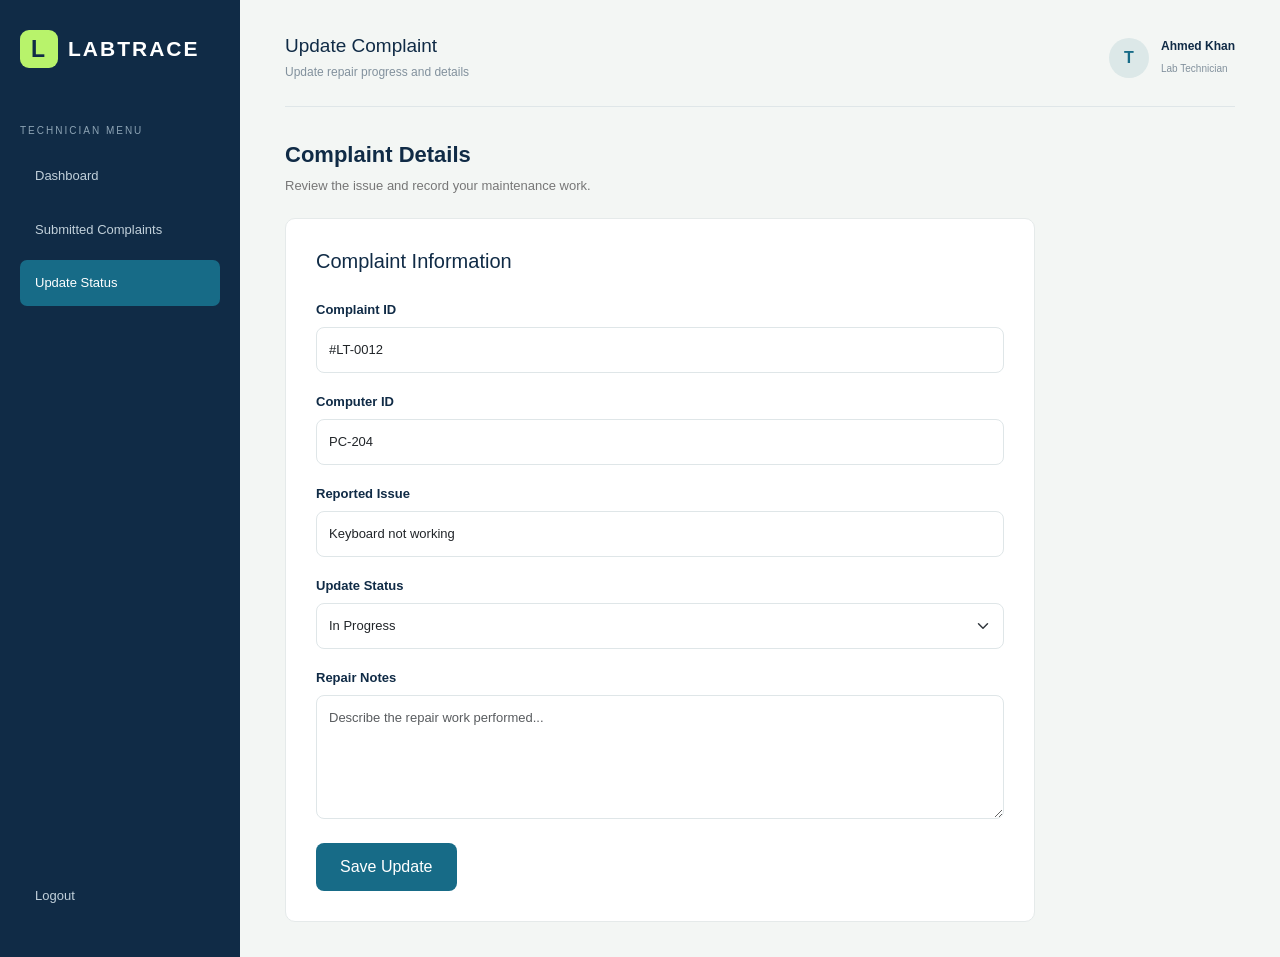
<file: wwwroot/update-complaint.html>
﻿
<!DOCTYPE html>
<html lang="en">
<head>
    <meta charset="UTF-8">
    <meta name="viewport" content="width=device-width, initial-scale=1.0">
    <title>LabTrace - Update Complaint</title>
    <link href="https://cdn.jsdelivr.net/npm/bootstrap@5.3.3/dist/css/bootstrap.min.css" rel="stylesheet">
    <link rel="stylesheet" href="css/dashboard.css">
</head>
<body>
    <div class="dashboard-container">

        <div class="sidebar">
            <div class="brand-logo"><div class="logo-icon">L</div><span>LABTRACE</span></div>
            <p class="menu-heading">TECHNICIAN MENU</p>
            <a href="technician-dashboard.html" class="menu-link">Dashboard</a>
            <a href="submitted-complaints.html" class="menu-link">Submitted Complaints</a>
            <a href="update-complaint.html" class="menu-link active">Update Status</a>
            <div class="sidebar-bottom"><a href="index.html" class="menu-link">Logout</a></div>
        </div>

        <div class="main-content">
            <div class="topbar">
                <div><h5>Update Complaint</h5><p>Update repair progress and details</p></div>
                <div class="student-info">
                    <div class="student-avatar">T</div>
                    <div><strong>Ahmed Khan</strong><small>Lab Technician</small></div>
                </div>
            </div>

            <div class="page-heading">
                <h2>Complaint Details</h2>
                <p>Review the issue and record your maintenance work.</p>
            </div>

            <div class="report-form">
                <h5 class="mb-4">Complaint Information</h5>

                <div class="mb-3">
                    <label class="form-label">Complaint ID</label>
                    <input type="text" class="form-control" value="#LT-0012" readonly>
                </div>

                <div class="mb-3">
                    <label class="form-label">Computer ID</label>
                    <input type="text" class="form-control" value="PC-204" readonly>
                </div>

                <div class="mb-3">
                    <label class="form-label">Reported Issue</label>
                    <input type="text" class="form-control" value="Keyboard not working" readonly>
                </div>

                <div class="mb-3">
                    <label class="form-label">Update Status</label>
                    <select class="form-select">
                        <option>Pending</option>
                        <option selected>In Progress</option>
                        <option>Resolved</option>
                    </select>
                </div>

                <div class="mb-4">
                    <label class="form-label">Repair Notes</label>
                    <textarea class="form-control" rows="5" placeholder="Describe the repair work performed..."></textarea>
                </div>

                <button type="button" class="btn login-btn">Save Update</button>
            </div>
        </div>
    </div>
</body>
</html>
</file>
<file: wwwroot/css/style.css>
﻿
/* Basic settings */

* {
    margin: 0;
    padding: 0;
    box-sizing: border-box;
}

body {
    font-family: Arial, sans-serif;
    background-color: #F3F6F4;
    color: #102B46;
}

.auth-container {
    display: flex;
    min-height: 100vh;
}

/* Left side */

.brand-panel {
    width: 48%;
    background-color: #102B46;
    color: white;
    padding: 40px 8%;
    display: flex;
    flex-direction: column;
    justify-content: space-between;
}

.brand-logo {
    display: flex;
    align-items: center;
    gap: 12px;
    font-size: 22px;
    font-weight: bold;
    letter-spacing: 2px;
}

.logo-icon {
    width: 40px;
    height: 40px;
    background-color: #B8F36B;
    color: #102B46;
    border-radius: 10px;
    display: flex;
    align-items: center;
    justify-content: center;
    font-size: 24px;
}

.eyebrow {
    color: #B8F36B;
    font-size: 11px;
    letter-spacing: 2px;
}

.brand-content h1 {
    font-size: 55px;
    line-height: 1.1;
    margin: 20px 0;
}

    .brand-content h1 span {
        color: #B8F36B;
    }

.brand-content p {
    color: #B7C8D5;
    font-size: 14px;
    line-height: 1.8;
    margin-bottom: 35px;
}

.feature-item {
    display: flex;
    align-items: center;
    gap: 15px;
    margin-bottom: 22px;
}

    .feature-item > span {
        width: 38px;
        height: 38px;
        border: 1px solid #648096;
        color: #B8F36B;
        border-radius: 8px;
        display: flex;
        align-items: center;
        justify-content: center;
        font-size: 12px;
    }

    .feature-item h6 {
        font-size: 13px;
        margin-bottom: 4px;
    }

    .feature-item small {
        color: #9CB1C0;
        font-size: 11px;
    }

.brand-footer {
    display: flex;
    justify-content: space-between;
    gap: 10px;
    color: #8DA4B5;
    font-size: 9px;
    letter-spacing: 1px;
}

/* Right side */

.form-panel {
    width: 52%;
    padding: 40px 9%;
    display: flex;
    flex-direction: column;
    justify-content: space-between;
}

.form-top,
.form-bottom {
    display: flex;
    justify-content: space-between;
    color: #82919D;
    font-size: 9px;
    letter-spacing: 1.5px;
}

.login-form {
    width: 100%;
    max-width: 420px;
    margin: 40px auto;
}

.status-dot {
    display: inline-block;
    width: 8px;
    height: 8px;
    background-color: #72B94B;
    border-radius: 50%;
    margin-right: 7px;
}

.welcome-text > span {
    color: #78909F;
    font-size: 10px;
    letter-spacing: 1px;
}

.welcome-text h2 {
    font-size: 38px;
    margin-top: 18px;
}

.welcome-text p {
    color: #82919D;
    font-size: 13px;
    margin-top: 8px;
    margin-bottom: 30px;
}

.form-label {
    font-size: 12px;
    font-weight: bold;
    margin-bottom: 8px;
}

.form-control {
    padding: 13px;
    font-size: 12px;
    border: 1px solid #DFE6E8;
    border-radius: 8px;
}

    .form-control:focus {
        border-color: #176B87;
        box-shadow: none;
    }

.small-link {
    color: #176B87;
    font-size: 11px;
    text-decoration: none;
}

.login-btn {
    background-color: #102B46;
    color: white;
    padding: 14px;
    border-radius: 8px;
    font-size: 13px;
    font-weight: bold;
    margin-top: 20px;
}

    .login-btn span {
        color: #B8F36B;
        margin-left: 8px;
    }

    .login-btn:hover {
        background-color: #176B87;
        color: white;
    }

.signup-prompt {
    text-align: center;
    color: #82919D;
    font-size: 12px;
    margin-top: 25px;
}

    .signup-prompt a {
        color: #176B87;
        font-weight: bold;
        text-decoration: none;
        margin-left: 4px;
    }

/* Mobile screen */

@media (max-width: 650px) {
    .auth-container {
        flex-direction: column;
    }

    .brand-panel,
    .form-panel {
        width: 100%;
    }

    .brand-panel {
        min-height: 400px;
        padding: 30px 25px;
    }

    .brand-content h1 {
        font-size: 43px;
    }

    .brand-footer {
        margin-top: 30px;
    }

    .form-panel {
        min-height: 550px;
        padding: 30px 25px;
    }

    .welcome-text h2 {
        font-size: 33px;
    }
}
</file>
<file: wwwroot/css/dashboard.css>
﻿
/* Basic settings */

* {
    margin: 0;
    padding: 0;
    box-sizing: border-box;
}

body {
    font-family: Arial, sans-serif;
    background-color: #F3F6F4;
    color: #102B46;
}

a {
    text-decoration: none;
}

/* Dashboard layout */

.dashboard-container {
    display: flex;
    min-height: 100vh;
}

/* Sidebar */

.sidebar {
    width: 240px;
    background-color: #102B46;
    color: white;
    padding: 30px 20px;
    display: flex;
    flex-direction: column;
}

.brand-logo {
    display: flex;
    align-items: center;
    gap: 10px;
    font-size: 21px;
    font-weight: bold;
    letter-spacing: 2px;
    margin-bottom: 55px;
}

.logo-icon {
    width: 38px;
    height: 38px;
    background-color: #B8F36B;
    color: #102B46;
    border-radius: 9px;
    display: flex;
    align-items: center;
    justify-content: center;
    font-size: 23px;
}

.menu-heading {
    color: #8DA4B5;
    font-size: 10px;
    letter-spacing: 2px;
    margin-bottom: 15px;
}

.menu-link {
    display: block;
    color: #C1D0DA;
    padding: 13px 15px;
    border-radius: 7px;
    font-size: 13px;
    margin-bottom: 8px;
}

    .menu-link:hover,
    .menu-link.active {
        background-color: #176B87;
        color: white;
    }

.sidebar-bottom {
    margin-top: auto;
}

/* Main content */

.main-content {
    flex: 1;
    padding: 35px 45px;
    min-width: 0;
}

/* Topbar */

.topbar {
    display: flex;
    justify-content: space-between;
    align-items: center;
    padding-bottom: 25px;
    border-bottom: 1px solid #DFE6E8;
}

    .topbar h5 {
        font-size: 19px;
        margin-bottom: 5px;
    }

    .topbar p {
        color: #82919D;
        font-size: 12px;
        margin: 0;
    }

.student-info {
    display: flex;
    align-items: center;
    gap: 12px;
}

.student-avatar {
    width: 40px;
    height: 40px;
    background-color: #DCE8E8;
    color: #176B87;
    border-radius: 50%;
    display: flex;
    align-items: center;
    justify-content: center;
    font-weight: bold;
}

.student-info strong {
    display: block;
    font-size: 12px;
}

.student-info small {
    color: #82919D;
    font-size: 10px;
}

/* Welcome section */

.welcome-section {
    display: flex;
    justify-content: space-between;
    align-items: center;
    margin: 35px 0;
}

    .welcome-section h2 {
        font-size: 25px;
        margin-bottom: 8px;
    }

    .welcome-section p {
        color: #82919D;
        font-size: 13px;
        margin: 0;
    }

.report-btn {
    background-color: #102B46;
    color: white;
    padding: 12px 20px;
    border-radius: 7px;
    font-size: 12px;
}

    .report-btn:hover {
        background-color: #176B87;
        color: white;
    }

/* Summary cards */

.summary-cards {
    display: grid;
    grid-template-columns: repeat(3, 1fr);
    gap: 20px;
    margin-bottom: 35px;
}

.summary-card {
    background-color: white;
    padding: 23px;
    border: 1px solid #E5EBEF;
    border-radius: 10px;
}

    .summary-card p {
        color: #82919D;
        font-size: 12px;
        margin-bottom: 15px;
    }

    .summary-card h2 {
        font-size: 30px;
        margin-bottom: 7px;
    }

    .summary-card small {
        color: #82919D;
        font-size: 11px;
    }

/* Complaints table */

.complaints-section {
    background-color: white;
    border: 1px solid #E5EBEF;
    border-radius: 10px;
    padding: 25px;
}

.section-heading {
    display: flex;
    justify-content: space-between;
    align-items: center;
    margin-bottom: 20px;
}

    .section-heading h5 {
        font-size: 16px;
        margin-bottom: 6px;
    }

    .section-heading p {
        color: #82919D;
        font-size: 11px;
        margin: 0;
    }

    .section-heading a {
        color: #176B87;
        font-size: 12px;
        font-weight: bold;
    }

.table th {
    color: #82919D;
    font-size: 10px;
    font-weight: 600;
    padding: 15px 10px;
}

.table td {
    color: #102B46;
    font-size: 12px;
    padding: 17px 10px;
    vertical-align: middle;
}

.status {
    padding: 6px 10px;
    border-radius: 20px;
    font-size: 10px;
}

.pending {
    background-color: #FFF1D6;
    color: #A36B13;
}

.progress {
    background-color: #DCEEF5;
    color: #176B87;
}

.resolved {
    background-color: #E5F4DC;
    color: #477B32;
}

/* Mobile layout */

@media (max-width: 768px) {

    .dashboard-container {
        flex-direction: column;
    }

    .sidebar {
        width: 100%;
        padding: 20px;
    }

    .brand-logo {
        margin-bottom: 20px;
    }

    .sidebar-bottom {
        margin-top: 10px;
    }

    .main-content {
        padding: 25px 20px;
    }

    .summary-cards {
        grid-template-columns: 1fr;
    }

    .welcome-section {
        align-items: flex-start;
        gap: 20px;
        flex-direction: column;
    }

    .topbar {
        gap: 15px;
    }
}

.status {
    display: inline-block;
    vertical-align: middle;
    white-space: nowrap;
    line-height: 0.2;
}

/* Report Fault Page */

.page-heading {
    margin: 35px 0 22px;
}

    .page-heading h2 {
        font-size: 22px;
        font-weight: bold;
        color: #102B46;
    }

    .page-heading p {
        font-size: 13px;
        color: #777;
    }

.report-form {
    background-color: #FFFFFF;
    max-width: 750px;
    padding: 30px;
    border: 1px solid #E5EAEA;
    border-radius: 10px;
}

    .report-form .form-label {
        font-size: 13px;
        font-weight: bold;
        color: #102B46;
    }

    .report-form .form-control,
    .report-form .form-select {
        padding: 12px;
        font-size: 13px;
        border: 1px solid #DFE6E8;
        border-radius: 8px;
    }

        .report-form .form-control:focus,
        .report-form .form-select:focus {
            border-color: #176B87;
            box-shadow: none;
        }

    .report-form textarea {
        resize: vertical;
    }

    .report-form .login-btn {
        padding: 12px 24px;
        background-color: #176B87;
        color: white;
        border: none;
        border-radius: 8px;
    }

        .report-form .login-btn:hover {
            background-color: #102B46;
        }

@media (max-width: 768px) {
    .report-form {
        padding: 20px;
    }

    .page-heading {
        margin-top: 25px;
    }
}
</file>
